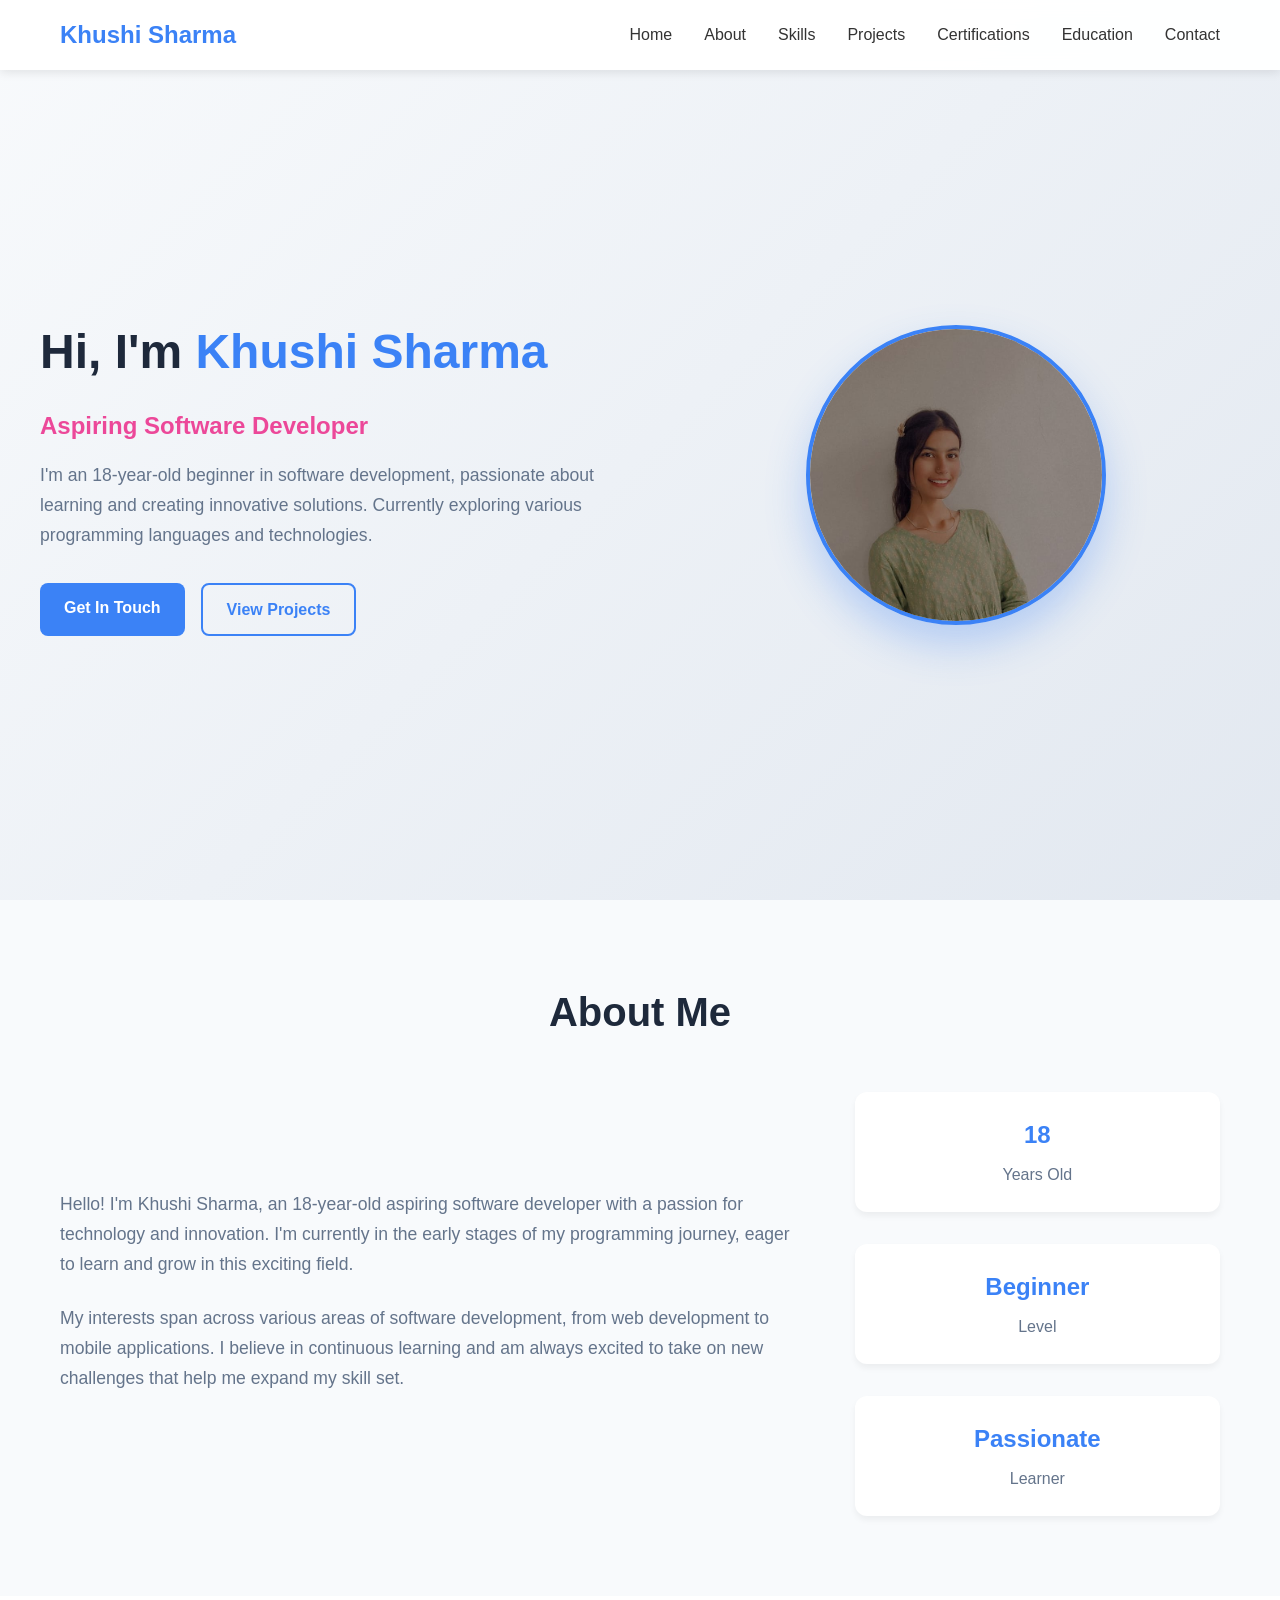
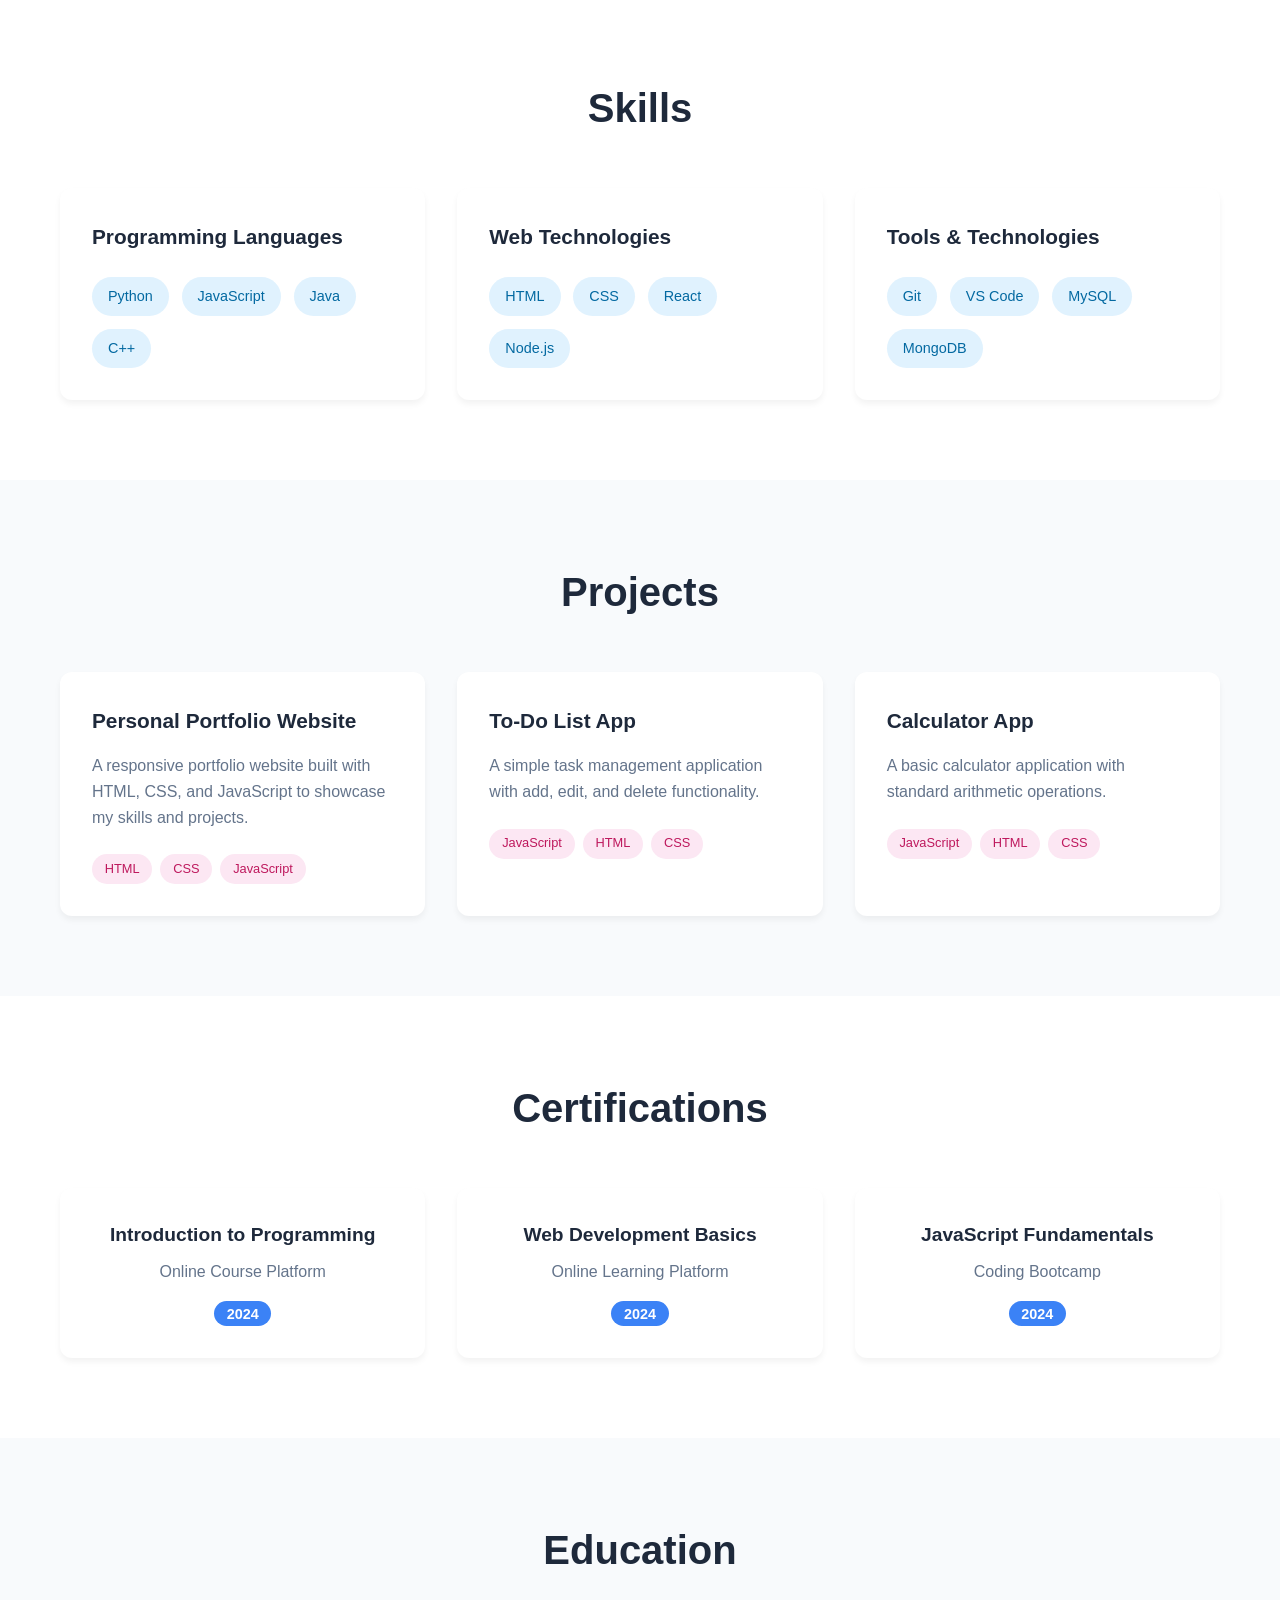
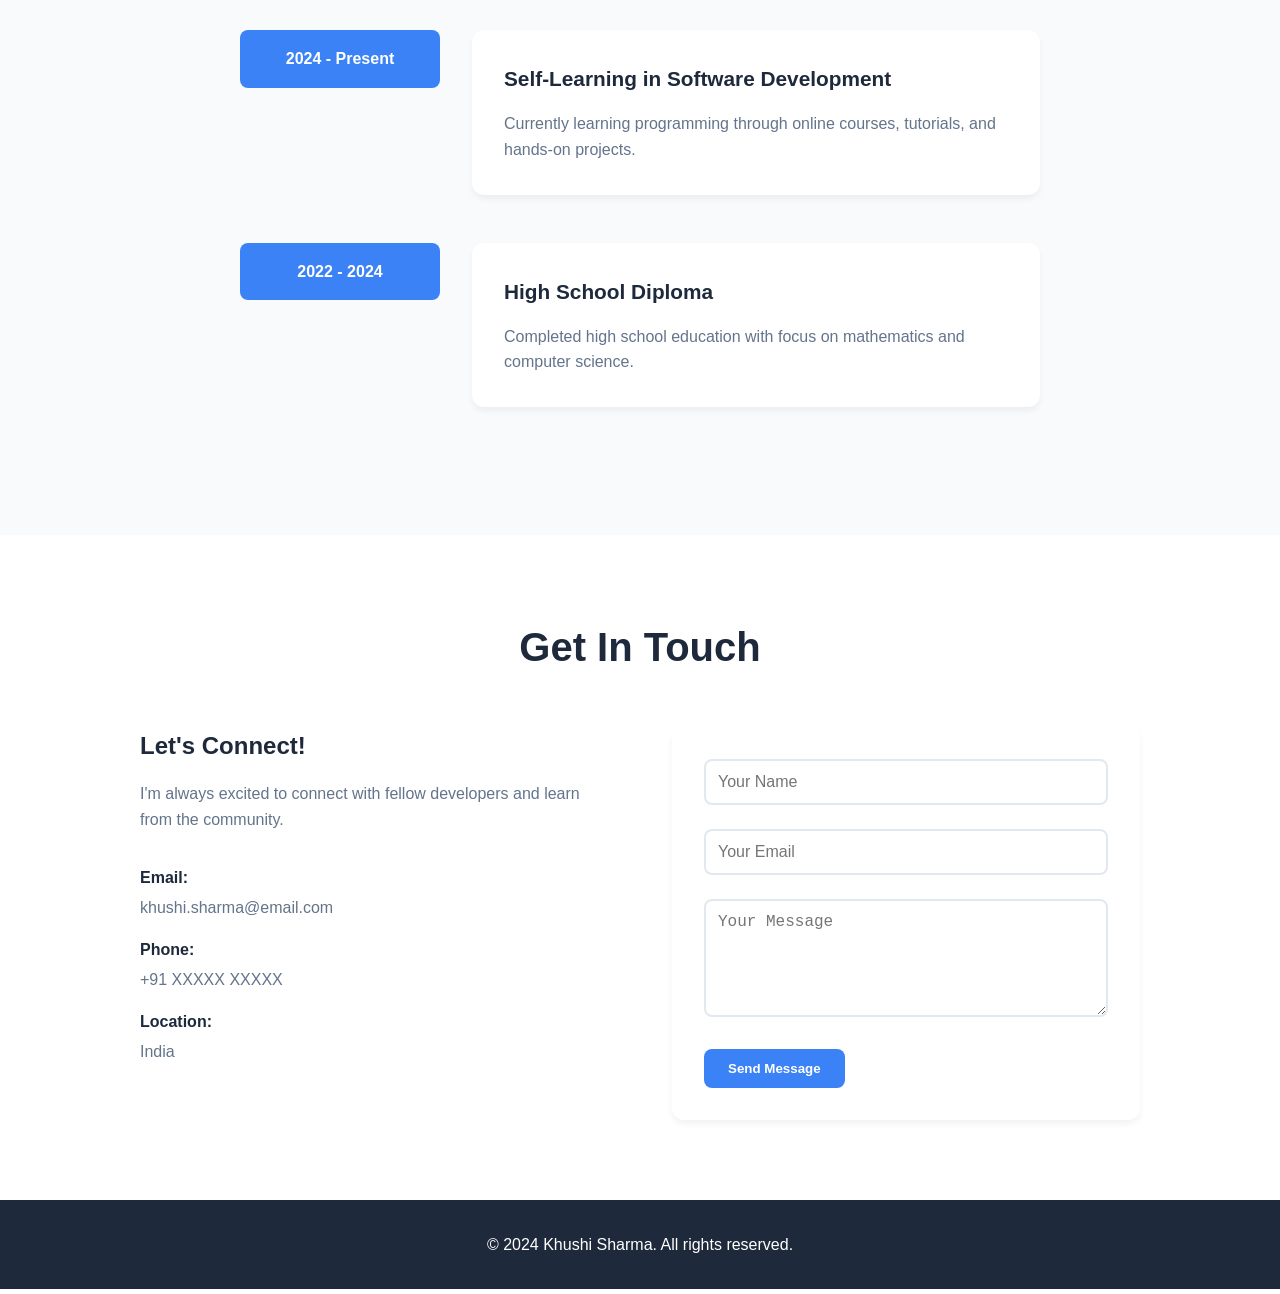
<file: index.html>
<!DOCTYPE html>
<html lang="en">
<head>
    <meta charset="UTF-8">
    <meta name="viewport" content="width=device-width, initial-scale=1.0">
    <title>Khushi Sharma - Portfolio</title>
    <link rel="stylesheet" href="style.css">
</head>
<body>
    <!-- Header -->
    <header class="header">
        <nav class="nav">
            <div class="nav-brand">
                <h2>Khushi Sharma</h2>
            </div>
            <ul class="nav-menu">
                <li><a href="#home">Home</a></li>
                <li><a href="#about">About</a></li>
                <li><a href="#skills">Skills</a></li>
                <li><a href="#projects">Projects</a></li>
                <li><a href="#certifications">Certifications</a></li>
                <li><a href="#education">Education</a></li>
                <li><a href="#contact">Contact</a></li>
            </ul>
        </nav>
    </header>

    <!-- Hero Section -->
    <section id="home" class="hero">
        <div class="hero-content">
            <div class="hero-text">
                <h1>Hi, I'm <span class="highlight">Khushi Sharma</span></h1>
                <p class="hero-subtitle">Aspiring Software Developer</p>
                <p class="hero-description">
                    I'm an 18-year-old beginner in software development, passionate about learning 
                    and creating innovative solutions. Currently exploring various programming 
                    languages and technologies.
                </p>
                <div class="hero-buttons">
                    <a href="#contact" class="btn btn-primary">Get In Touch</a>
                    <a href="#projects" class="btn btn-secondary">View Projects</a>
                </div>
            </div>
            <div class="hero-image">
                <img src="./WhatsApp Image 2025-08-05 at 11.30.36 PM.jpeg" alt="Khushi Sharma" class="profile-photo">
            </div>
        </div>
    </section>

    <!-- About Section -->
    <section id="about" class="about">
        <div class="container">
            <h2 class="section-title">About Me</h2>
            <div class="about-content">
                <div class="about-text">
                    <p>
                        Hello! I'm Khushi Sharma, an 18-year-old aspiring software developer with a 
                        passion for technology and innovation. I'm currently in the early stages of 
                        my programming journey, eager to learn and grow in this exciting field.
                    </p>
                    <p>
                        My interests span across various areas of software development, from web 
                        development to mobile applications. I believe in continuous learning and 
                        am always excited to take on new challenges that help me expand my skill set.
                    </p>
                </div>
                <div class="about-stats">
                    <div class="stat">
                        <h3>18</h3>
                        <p>Years Old</p>
                    </div>
                    <div class="stat">
                        <h3>Beginner</h3>
                        <p>Level</p>
                    </div>
                    <div class="stat">
                        <h3>Passionate</h3>
                        <p>Learner</p>
                    </div>
                </div>
            </div>
        </div>
    </section>

    <!-- Skills Section -->
    <section id="skills" class="skills">
        <div class="container">
            <h2 class="section-title">Skills</h2>
            <div class="skills-grid">
                <div class="skill-category">
                    <h3>Programming Languages</h3>
                    <div class="skill-items">
                        <span class="skill-tag">Python</span>
                        <span class="skill-tag">JavaScript</span>
                        <span class="skill-tag">Java</span>
                        <span class="skill-tag">C++</span>
                    </div>
                </div>
                <div class="skill-category">
                    <h3>Web Technologies</h3>
                    <div class="skill-items">
                        <span class="skill-tag">HTML</span>
                        <span class="skill-tag">CSS</span>
                        <span class="skill-tag">React</span>
                        <span class="skill-tag">Node.js</span>
                    </div>
                </div>
                <div class="skill-category">
                    <h3>Tools & Technologies</h3>
                    <div class="skill-items">
                        <span class="skill-tag">Git</span>
                        <span class="skill-tag">VS Code</span>
                        <span class="skill-tag">MySQL</span>
                        <span class="skill-tag">MongoDB</span>
                    </div>
                </div>
            </div>
        </div>
    </section>

    <!-- Projects Section -->
    <section id="projects" class="projects">
        <div class="container">
            <h2 class="section-title">Projects</h2>
            <div class="projects-grid">
                <div class="project-card">
                    <h3>Personal Portfolio Website</h3>
                    <p>A responsive portfolio website built with HTML, CSS, and JavaScript to showcase my skills and projects.</p>
                    <div class="project-tech">
                        <span class="tech-tag">HTML</span>
                        <span class="tech-tag">CSS</span>
                        <span class="tech-tag">JavaScript</span>
                    </div>
                </div>
                <div class="project-card">
                    <h3>To-Do List App</h3>
                    <p>A simple task management application with add, edit, and delete functionality.</p>
                    <div class="project-tech">
                        <span class="tech-tag">JavaScript</span>
                        <span class="tech-tag">HTML</span>
                        <span class="tech-tag">CSS</span>
                    </div>
                </div>
                <div class="project-card">
                    <h3>Calculator App</h3>
                    <p>A basic calculator application with standard arithmetic operations.</p>
                    <div class="project-tech">
                        <span class="tech-tag">JavaScript</span>
                        <span class="tech-tag">HTML</span>
                        <span class="tech-tag">CSS</span>
                    </div>
                </div>
            </div>
        </div>
    </section>

    <!-- Certifications Section -->
    <section id="certifications" class="certifications">
        <div class="container">
            <h2 class="section-title">Certifications</h2>
            <div class="certifications-grid">
                <div class="cert-card">
                    <h3>Introduction to Programming</h3>
                    <p>Online Course Platform</p>
                    <span class="cert-year">2024</span>
                </div>
                <div class="cert-card">
                    <h3>Web Development Basics</h3>
                    <p>Online Learning Platform</p>
                    <span class="cert-year">2024</span>
                </div>
                <div class="cert-card">
                    <h3>JavaScript Fundamentals</h3>
                    <p>Coding Bootcamp</p>
                    <span class="cert-year">2024</span>
                </div>
            </div>
        </div>
    </section>

    <!-- Education Section -->
    <section id="education" class="education">
        <div class="container">
            <h2 class="section-title">Education</h2>
            <div class="education-timeline">
                <div class="education-item">
                    <div class="education-year">2024 - Present</div>
                    <div class="education-content">
                        <h3>Self-Learning in Software Development</h3>
                        <p>Currently learning programming through online courses, tutorials, and hands-on projects.</p>
                    </div>
                </div>
                <div class="education-item">
                    <div class="education-year">2022 - 2024</div>
                    <div class="education-content">
                        <h3>High School Diploma</h3>
                        <p>Completed high school education with focus on mathematics and computer science.</p>
                    </div>
                </div>
            </div>
        </div>
    </section>

    <!-- Contact Section -->
    <section id="contact" class="contact">
        <div class="container">
            <h2 class="section-title">Get In Touch</h2>
            <div class="contact-content">
                <div class="contact-info">
                    <h3>Let's Connect!</h3>
                    <p>I'm always excited to connect with fellow developers and learn from the community.</p>
                    <div class="contact-details">
                        <div class="contact-item">
                            <strong>Email:</strong>
                            <span>khushi.sharma@email.com</span>
                        </div>
                        <div class="contact-item">
                            <strong>Phone:</strong>
                            <span>+91 XXXXX XXXXX</span>
                        </div>
                        <div class="contact-item">
                            <strong>Location:</strong>
                            <span>India</span>
                        </div>
                    </div>
                </div>
                <div class="contact-form">
                    <form>
                        <div class="form-group">
                            <input type="text" placeholder="Your Name" required>
                        </div>
                        <div class="form-group">
                            <input type="email" placeholder="Your Email" required>
                        </div>
                        <div class="form-group">
                            <textarea placeholder="Your Message" rows="5" required></textarea>
                        </div>
                        <button type="submit" class="btn btn-primary">Send Message</button>
                    </form>
                </div>
            </div>
        </div>
    </section>

    <!-- Footer -->
    <footer class="footer">
        <div class="container">
            <p>&copy; 2024 Khushi Sharma. All rights reserved.</p>
        </div>
    </footer>
</body>
</html>
</file>
<file: style.css>
/* Reset and Base Styles */
* {
  margin: 0;
  padding: 0;
  box-sizing: border-box;
}

body {
  font-family: "Arial", sans-serif;
  line-height: 1.6;
  color: #333;
  background-color: #ffffff;
}

.container {
  max-width: 1200px;
  margin: 0 auto;
  padding: 0 20px;
}

/* Header Styles */
.header {
  position: fixed;
  top: 0;
  width: 100%;
  background: rgba(255, 255, 255, 0.95);
  backdrop-filter: blur(10px);
  z-index: 1000;
  padding: 1rem 0;
  box-shadow: 0 2px 10px rgba(0, 0, 0, 0.1);
}

.nav {
  display: flex;
  justify-content: space-between;
  align-items: center;
  max-width: 1200px;
  margin: 0 auto;
  padding: 0 20px;
}

.nav-brand h2 {
  color: #3b82f6;
  font-size: 1.5rem;
}

.nav-menu {
  display: flex;
  list-style: none;
  gap: 2rem;
}

.nav-menu a {
  text-decoration: none;
  color: #333;
  font-weight: 500;
  transition: color 0.3s ease;
}

.nav-menu a:hover {
  color: #3b82f6;
}

/* Hero Section */
.hero {
  min-height: 100vh;
  display: flex;
  align-items: center;
  padding: 100px 20px 50px;
  background: linear-gradient(135deg, #f8fafc 0%, #e2e8f0 100%);
}

.hero-content {
  max-width: 1200px;
  margin: 0 auto;
  display: grid;
  grid-template-columns: 1fr 1fr;
  gap: 4rem;
  align-items: center;
}

.hero h1 {
  font-size: 3rem;
  font-weight: 700;
  margin-bottom: 1rem;
  color: #1e293b;
}

.highlight {
  color: #3b82f6;
}

.hero-subtitle {
  font-size: 1.5rem;
  color: #ec4899;
  margin-bottom: 1rem;
  font-weight: 600;
}

.hero-description {
  font-size: 1.1rem;
  color: #64748b;
  margin-bottom: 2rem;
  line-height: 1.7;
}

.hero-buttons {
  display: flex;
  gap: 1rem;
}

.btn {
  padding: 12px 24px;
  border-radius: 8px;
  text-decoration: none;
  font-weight: 600;
  transition: all 0.3s ease;
  border: none;
  cursor: pointer;
  display: inline-block;
}

.btn-primary {
  background: #3b82f6;
  color: white;
}

.btn-primary:hover {
  background: #2563eb;
  transform: translateY(-2px);
}

.btn-secondary {
  background: transparent;
  color: #3b82f6;
  border: 2px solid #3b82f6;
}

.btn-secondary:hover {
  background: #3b82f6;
  color: white;
  transform: translateY(-2px);
}

.hero-image {
  display: flex;
  justify-content: center;
}

.profile-photo {
  width: 300px;
  height: 300px;
  border-radius: 50%;
  object-fit: cover;
  object-position: top;
  border: 4px solid #3b82f6;
  box-shadow: 0 20px 40px rgba(59, 130, 246, 0.3);
}

/* Section Styles */
section {
  padding: 80px 0;
}

.section-title {
  text-align: center;
  font-size: 2.5rem;
  font-weight: 700;
  margin-bottom: 3rem;
  color: #1e293b;
}

/* About Section */
.about {
  background: #f8fafc;
}

.about-content {
  display: grid;
  grid-template-columns: 2fr 1fr;
  gap: 4rem;
  align-items: center;
}

.about-text p {
  font-size: 1.1rem;
  color: #64748b;
  margin-bottom: 1.5rem;
  line-height: 1.7;
}

.about-stats {
  display: flex;
  flex-direction: column;
  gap: 2rem;
}

.stat {
  text-align: center;
  padding: 1.5rem;
  background: white;
  border-radius: 12px;
  box-shadow: 0 4px 6px rgba(0, 0, 0, 0.05);
}

.stat h3 {
  font-size: 1.5rem;
  color: #3b82f6;
  margin-bottom: 0.5rem;
}

.stat p {
  color: #64748b;
  font-weight: 500;
}

/* Skills Section */
.skills-grid {
  display: grid;
  grid-template-columns: repeat(auto-fit, minmax(300px, 1fr));
  gap: 2rem;
}

.skill-category {
  background: white;
  padding: 2rem;
  border-radius: 12px;
  box-shadow: 0 4px 6px rgba(0, 0, 0, 0.05);
}

.skill-category h3 {
  color: #1e293b;
  margin-bottom: 1.5rem;
  font-size: 1.3rem;
}

.skill-items {
  display: flex;
  flex-wrap: wrap;
  gap: 0.8rem;
}

.skill-tag {
  background: #e0f2fe;
  color: #0369a1;
  padding: 0.5rem 1rem;
  border-radius: 20px;
  font-size: 0.9rem;
  font-weight: 500;
}

/* Projects Section */
.projects {
  background: #f8fafc;
}

.projects-grid {
  display: grid;
  grid-template-columns: repeat(auto-fit, minmax(300px, 1fr));
  gap: 2rem;
}

.project-card {
  background: white;
  padding: 2rem;
  border-radius: 12px;
  box-shadow: 0 4px 6px rgba(0, 0, 0, 0.05);
  transition: transform 0.3s ease;
}

.project-card:hover {
  transform: translateY(-5px);
}

.project-card h3 {
  color: #1e293b;
  margin-bottom: 1rem;
  font-size: 1.3rem;
}

.project-card p {
  color: #64748b;
  margin-bottom: 1.5rem;
  line-height: 1.6;
}

.project-tech {
  display: flex;
  flex-wrap: wrap;
  gap: 0.5rem;
}

.tech-tag {
  background: #fce7f3;
  color: #be185d;
  padding: 0.3rem 0.8rem;
  border-radius: 15px;
  font-size: 0.8rem;
  font-weight: 500;
}

/* Certifications Section */
.certifications-grid {
  display: grid;
  grid-template-columns: repeat(auto-fit, minmax(250px, 1fr));
  gap: 2rem;
}

.cert-card {
  background: white;
  padding: 2rem;
  border-radius: 12px;
  box-shadow: 0 4px 6px rgba(0, 0, 0, 0.05);
  text-align: center;
  position: relative;
}

.cert-card h3 {
  color: #1e293b;
  margin-bottom: 0.5rem;
  font-size: 1.2rem;
}

.cert-card p {
  color: #64748b;
  margin-bottom: 1rem;
}

.cert-year {
  background: #3b82f6;
  color: white;
  padding: 0.3rem 0.8rem;
  border-radius: 15px;
  font-size: 0.9rem;
  font-weight: 600;
}

/* Education Section */
.education {
  background: #f8fafc;
}

.education-timeline {
  max-width: 800px;
  margin: 0 auto;
}

.education-item {
  display: grid;
  grid-template-columns: 200px 1fr;
  gap: 2rem;
  margin-bottom: 3rem;
  align-items: start;
}

.education-year {
  background: #3b82f6;
  color: white;
  padding: 1rem;
  border-radius: 8px;
  text-align: center;
  font-weight: 600;
}

.education-content {
  background: white;
  padding: 2rem;
  border-radius: 12px;
  box-shadow: 0 4px 6px rgba(0, 0, 0, 0.05);
}

.education-content h3 {
  color: #1e293b;
  margin-bottom: 1rem;
  font-size: 1.3rem;
}

.education-content p {
  color: #64748b;
  line-height: 1.6;
}

/* Contact Section */
.contact-content {
  display: grid;
  grid-template-columns: 1fr 1fr;
  gap: 4rem;
  max-width: 1000px;
  margin: 0 auto;
}

.contact-info h3 {
  color: #1e293b;
  margin-bottom: 1rem;
  font-size: 1.5rem;
}

.contact-info p {
  color: #64748b;
  margin-bottom: 2rem;
  line-height: 1.6;
}

.contact-details {
  display: flex;
  flex-direction: column;
  gap: 1rem;
}

.contact-item {
  display: flex;
  flex-direction: column;
  gap: 0.3rem;
}

.contact-item strong {
  color: #1e293b;
}

.contact-item span {
  color: #64748b;
}

.contact-form {
  background: white;
  padding: 2rem;
  border-radius: 12px;
  box-shadow: 0 4px 6px rgba(0, 0, 0, 0.05);
}

.form-group {
  margin-bottom: 1.5rem;
}

.form-group input,
.form-group textarea {
  width: 100%;
  padding: 12px;
  border: 2px solid #e2e8f0;
  border-radius: 8px;
  font-size: 1rem;
  transition: border-color 0.3s ease;
}

.form-group input:focus,
.form-group textarea:focus {
  outline: none;
  border-color: #3b82f6;
}

/* Footer */
.footer {
  background: #1e293b;
  color: white;
  text-align: center;
  padding: 2rem 0;
}

/* Responsive Design */
@media (max-width: 768px) {
  .nav-menu {
    display: none;
  }

  .hero-content {
    grid-template-columns: 1fr;
    text-align: center;
  }

  .hero h1 {
    font-size: 2rem;
  }

  .about-content {
    grid-template-columns: 1fr;
  }

  .contact-content {
    grid-template-columns: 1fr;
  }

  .education-item {
    grid-template-columns: 1fr;
    text-align: center;
  }

  .profile-photo {
    width: 250px;
    height: 250px;
  }
}

@media (max-width: 480px) {
  .hero {
    padding: 80px 10px 30px;
  }

  .hero h1 {
    font-size: 1.8rem;
  }

  .hero-buttons {
    flex-direction: column;
    align-items: center;
  }

  .profile-photo {
    width: 200px;
    height: 200px;
  }

  .section-title {
    font-size: 2rem;
  }
}

/* Smooth Scrolling */
html {
  scroll-behavior: smooth;
}

/* Hover Effects */
.project-card:hover,
.cert-card:hover {
  box-shadow: 0 8px 25px rgba(0, 0, 0, 0.15);
}
/* test change */
</file>
